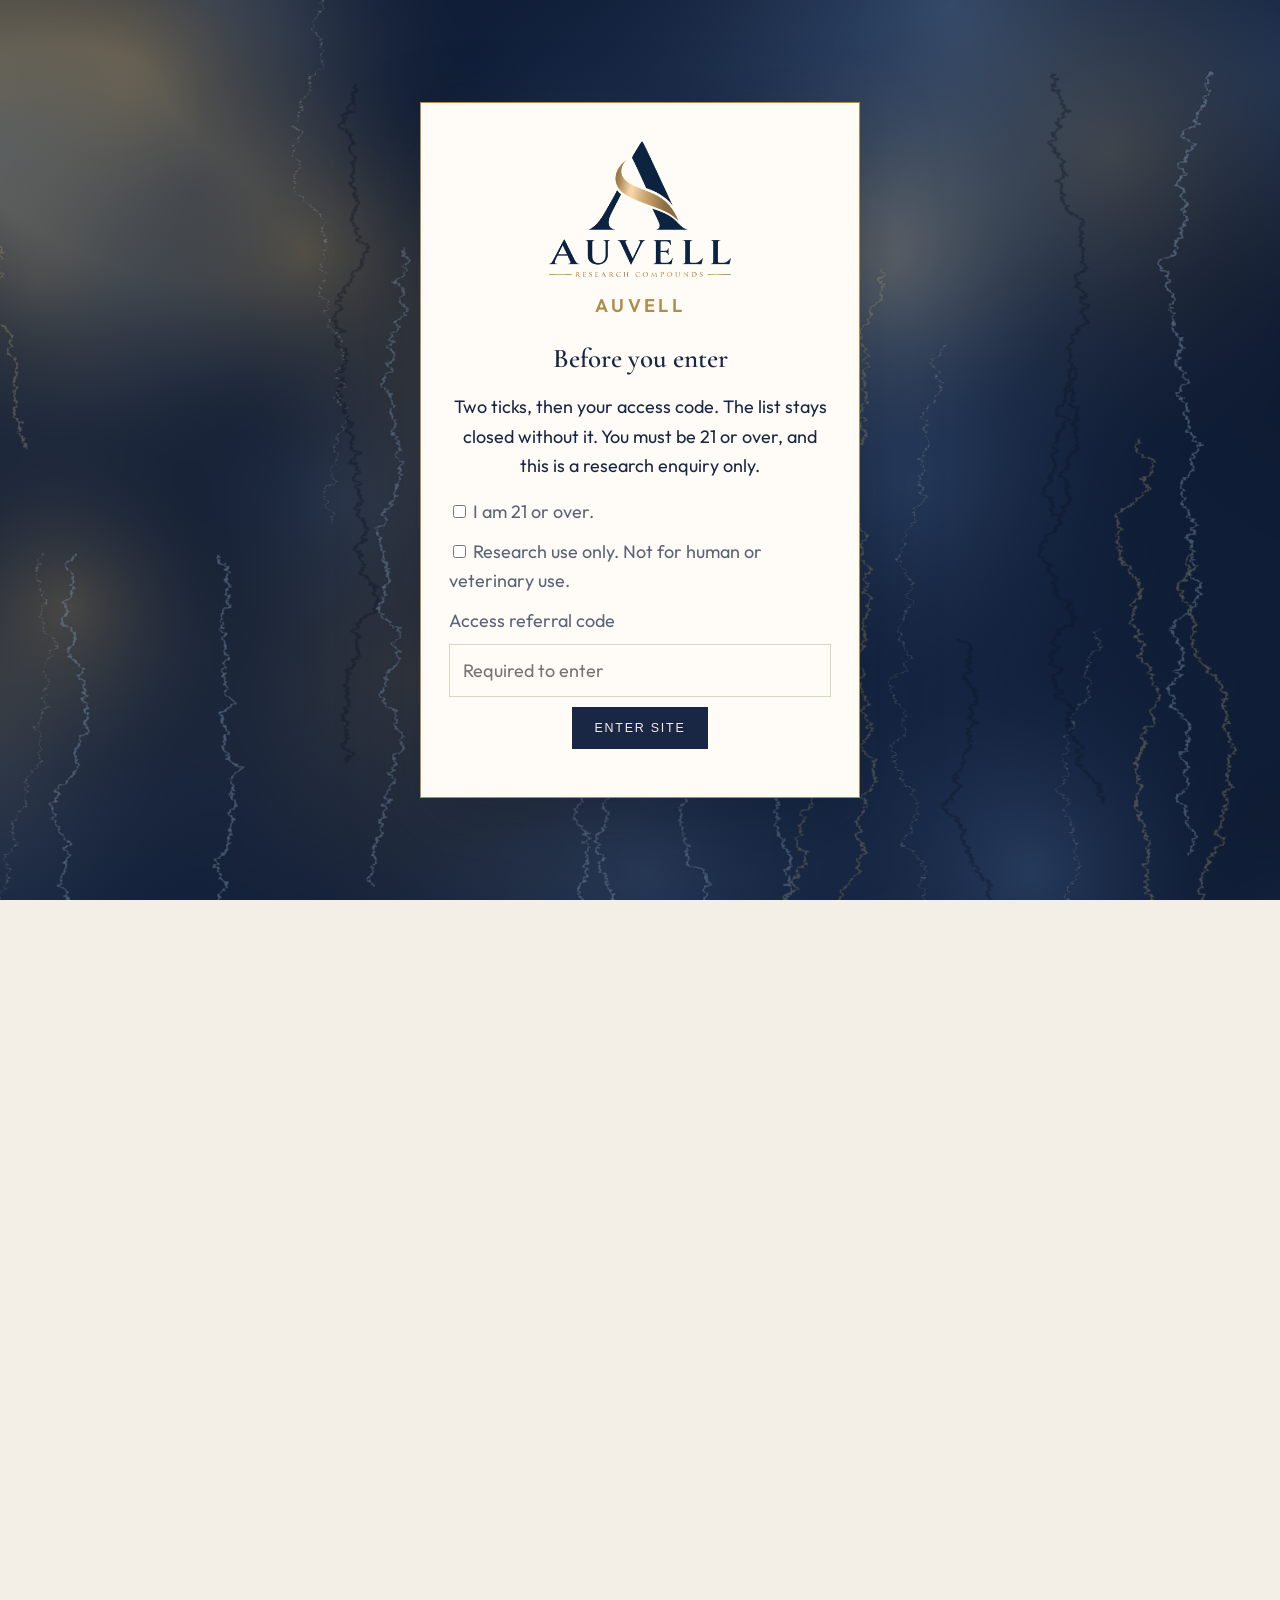
<file: index.html>
<!DOCTYPE html>
<html lang="en">
<head>
  <meta charset="UTF-8" />
  <meta name="viewport" content="width=device-width, initial-scale=1" />
  <title>Auvell</title>
  <link rel="stylesheet" href="site.css?v=55" />
  <link rel="stylesheet" href="glitch.css?v=19" />
  <script>
    window.AUVELL_CODES = ["JOSH", "TY", "BRAD", "WARDEN", "MAX", "SAUN", "MIKE", "TAY", "HARRY", "ALI"];
    function enterSite() {
      var age = document.getElementById("age");
      var ruo = document.getElementById("ruo");
      var gate = document.getElementById("gate");
      var err = document.getElementById("gate-err");
      var ref = document.getElementById("refcode");
      var code = ref && ref.value ? ref.value.replace(/\s+/g, "").toUpperCase() : "";
      if (!age || !ruo || !age.checked || !ruo.checked) {
        if (err) { err.style.display = "block"; err.textContent = "Tick both boxes, then enter your access code."; }
        return false;
      }
      var ok = window.AUVELL_CODES.map(function (c) { return String(c).trim().toUpperCase(); }).indexOf(code) !== -1;
      if (!ok) {
        if (err) { err.style.display = "block"; err.textContent = "That access code is not recognised. Try again."; }
        if (gate) {
          gate.classList.remove("glitching", "denied");
          void gate.offsetWidth;
          gate.classList.add("glitching", "denied");
          setTimeout(function () { gate.classList.remove("glitching", "denied"); }, 900);
        }
        return false;
      }
      try {
        sessionStorage.setItem("auvell-in", "1");
        sessionStorage.setItem("auvell-ref", code);
      } catch (e) {}
      if (gate) {
        gate.classList.remove("denied");
        gate.classList.add("glitching", "granted");
        setTimeout(function () {
          document.body.classList.add("entered");
          gate.classList.add("ceremony", "wash");
        }, 620);
        setTimeout(function () {
          gate.className = "gate hide";
          gate.style.display = "none";
        }, 2000);
      } else {
        document.body.classList.add("entered");
      }
      return false;
    }
  </script>
</head>
<body>
  <div id="gate" class="gate">
    <div class="glitch" aria-hidden="true"><span class="glitch-word">AUVELL</span></div>
    <div class="gate-card">
      <img class="gate-logo" src="logo.png?v=4" alt="Auvell" />
      <p class="kicker">Auvell</p>
      <h2>Before you enter</h2>
      <p>Two ticks, then your access code. The list stays closed without it. You must be 21 or over, and this is a research enquiry only.</p>
      <label class="check"><input id="age" type="checkbox" /> I am 21 or over.</label>
      <label class="check"><input id="ruo" type="checkbox" /> Research use only. Not for human or veterinary use.</label>
      <label class="check" style="display:block;text-align:left">Access referral code<input id="refcode" type="text" placeholder="Required to enter" autocomplete="off" style="margin-top:8px;width:100%" /></label>
      <p id="gate-err" style="display:none;color:#b08d4a">Tick both boxes and enter a valid access code.</p>
      <p><button class="btn solid" type="button" onclick="enterSite()">Enter site</button></p>
      <script>document.getElementById("refcode").addEventListener("keydown", function (e) { if (e.key === "Enter") enterSite(); });</script>
    </div>
  </div>
  <header class="top">
    <a class="brand" href="index.html"><img src="logo.png?v=4" data-logo alt="Auvell" /></a>
    <nav class="nav">
      <a class="on" href="index.html">Home</a>
      <a href="#list">The list</a>
      <a href="#path">Enquiry</a>
      <a href="#keep">Keep</a>
      <a href="quality.html">Quality</a>
      <a href="note.html">Note</a>
    </nav>
    <div class="top-actions">
      <a class="bag" href="note.html">Note <span id="basket-count">0</span></a>
      <button class="menu" type="button">Menu</button>
    </div>
  </header>
  <aside class="panel">
    <a href="index.html">Home</a><a href="#list">The list</a><a href="#path">Enquiry</a><a href="#keep">Keep</a><a href="quality.html">Quality</a><a href="note.html">Your note</a><a href="contact.html">Enquire</a><a href="about.html">About</a><a href="legal.html">Read first</a>
  </aside>
  <main class="storefront">
    <section class="hero wrap">
      <img class="mark" data-logo alt="" />
      <p class="kicker">Research materials</p>
      <h1>Auvell <em>holds the list.</em></h1>
      <p class="lead">The current list of research chemicals. Read what they are, how the powder is kept, then put a question on a note. This is not a shop till.</p>
      <div class="wheel"><div class="wheel-track"><div class="wheel-set"><figure class="wheel-item" data-id="mt2" role="button" tabindex="0" onclick="openDetail('mt2')"><img src="vials/mt2.png?v=2" alt="" /><figcaption>MT2</figcaption></figure><figure class="wheel-item" data-id="ghkcu" role="button" tabindex="0" onclick="openDetail('ghkcu')"><img src="vials/ghkcu.png?v=2" alt="" /><figcaption>GHK-Cu</figcaption></figure><figure class="wheel-item" data-id="water" role="button" tabindex="0" onclick="openDetail('water')"><img src="vials/water.png?v=2" alt="" /><figcaption>Water</figcaption></figure><figure class="wheel-item" data-id="blend" role="button" tabindex="0" onclick="openDetail('blend')"><img src="vials/blend.png?v=2" alt="" /><figcaption>KPV / BPC / TB</figcaption></figure><figure class="wheel-item" data-id="reta" role="button" tabindex="0" onclick="openDetail('reta')"><img src="vials/reta.png?v=2" alt="" /><figcaption>RT30</figcaption></figure><figure class="wheel-item" data-id="hgh" role="button" tabindex="0" onclick="openDetail('hgh')"><img src="vials/hgh.png?v=2" alt="" /><figcaption>HGH</figcaption></figure><figure class="wheel-item" data-id="motsc" role="button" tabindex="0" onclick="openDetail('motsc')"><img src="vials/motsc.png" alt="" /><figcaption>MOTS-c</figcaption></figure><figure class="wheel-item" data-id="selank" role="button" tabindex="0" onclick="openDetail('selank')"><img src="vials/selank.png" alt="" /><figcaption>Selank & Semax</figcaption></figure><figure class="wheel-item" data-id="nad" role="button" tabindex="0" onclick="openDetail('nad')"><img src="vials/nad.png" alt="" /><figcaption>NAD+</figcaption></figure></div><div class="wheel-set"><figure class="wheel-item" data-id="mt2" role="button" tabindex="0" onclick="openDetail('mt2')"><img src="vials/mt2.png?v=2" alt="" /><figcaption>MT2</figcaption></figure><figure class="wheel-item" data-id="ghkcu" role="button" tabindex="0" onclick="openDetail('ghkcu')"><img src="vials/ghkcu.png?v=2" alt="" /><figcaption>GHK-Cu</figcaption></figure><figure class="wheel-item" data-id="water" role="button" tabindex="0" onclick="openDetail('water')"><img src="vials/water.png?v=2" alt="" /><figcaption>Water</figcaption></figure><figure class="wheel-item" data-id="blend" role="button" tabindex="0" onclick="openDetail('blend')"><img src="vials/blend.png?v=2" alt="" /><figcaption>KPV / BPC / TB</figcaption></figure><figure class="wheel-item" data-id="reta" role="button" tabindex="0" onclick="openDetail('reta')"><img src="vials/reta.png?v=2" alt="" /><figcaption>RT30</figcaption></figure><figure class="wheel-item" data-id="hgh" role="button" tabindex="0" onclick="openDetail('hgh')"><img src="vials/hgh.png?v=2" alt="" /><figcaption>HGH</figcaption></figure><figure class="wheel-item" data-id="motsc" role="button" tabindex="0" onclick="openDetail('motsc')"><img src="vials/motsc.png" alt="" /><figcaption>MOTS-c</figcaption></figure><figure class="wheel-item" data-id="selank" role="button" tabindex="0" onclick="openDetail('selank')"><img src="vials/selank.png" alt="" /><figcaption>Selank & Semax</figcaption></figure><figure class="wheel-item" data-id="nad" role="button" tabindex="0" onclick="openDetail('nad')"><img src="vials/nad.png" alt="" /><figcaption>NAD+</figcaption></figure></div></div></div></div>
    </section>
    <aside class="flag" id="keep">
      <div><b>Keep</b>Lyophilised powder, capped: cold, dark, dry. Typically 2–5 °C. Keep away from heat. Do not freeze the cake unless the lot file says so.</div>
      <div><b>After water</b>Once bacteriostatic water is added, keep 2–8 °C. Short-life laboratory stock. Research handling only.</div>
    </aside>
    <section class="block wrap" id="who">
      <p class="kicker">Auvell</p>
      <h2>A short list. Not a clinic.</h2>
      <p>Auvell answers questions about the research chemicals on this list. We do not write protocols. We do not describe human use. You can ask about the name, the milligrams, the lot mark, and whether it is available to talk about.</p>
    </section>
    <section class="block wrap" id="path">
      <p class="kicker">How an enquiry works</p>
      <h2>Add. Note. Message.</h2>
      <div class="grid-3">
        <article class="tile"><p class="kicker">1</p><h3>Add</h3><p>Choose a research chemical. Choose how many. That does not buy anything. It only puts the name and the milligrams on your note.</p></article>
        <article class="tile"><p class="kicker">2</p><h3>Note</h3><p>The note is where the question lives. Typical listed figures sit there as context, not a bill. Write any research question you actually have.</p></article>
        <article class="tile"><p class="kicker">3</p><h3>Message</h3><p>Send the note on WhatsApp. The enquiry is written for you. Then the conversation is private, encrypted, and one to one.</p></article>
      </div>
      <p><a class="btn solid" href="note.html">Open your note</a></p>
    </section>
    <section class="block wrap">
      <p class="kicker">What this is</p>
      <h2>Short chains, held as powder.</h2>
      <p>A peptide research chemical is a short chain of amino acids made for laboratory work. Each one is listed by name and milligrams. Bacteriostatic water is listed on its own.</p>
      <div class="grid-3">
        <article class="tile"><h3>What they are</h3><p>Peptide research chemicals: short amino-acid chains listed by name and milligrams only. Not a medicine. Not a supplement.</p></article>
        <article class="tile"><h3>How they are kept</h3><p>Capped, away from heat and light. Lyophilised powder is typically held at 2–5 °C, cold, dark and dry. After water is added, keep 2–8 °C. The lot file overrides this if it says otherwise.</p></article>
        <article class="tile"><h3>What we will not do</h3><p>We will not teach reconstitution. We will not describe body use, oils, stacks or dosages. We will not write a protocol or a goal. If that is the question, we will not answer it.</p></article>
      </div>
    </section>
    <section class="block wrap" id="list">
      <p class="kicker">The list</p>
      <h2>The current list.</h2>
      <p>Typical listed figures are context from the wider market. They are not an Auvell price and they are not a charge.</p>
      <div class="shelf" id="grid">
        <article class="shelf-card" data-id="mt2"><div class="vial-ph"><span class="vial-label">MT2</span></div><div class="meta"><strong>Melanotan 2</strong><em>10 mg</em><p class="ref">Typical listed £35 · not an Auvell price</p><div class="card-actions"><button class="btn slim" type="button" onclick="openDetail('mt2')">Open</button><button class="btn slim solid" type="button" onclick="addOne('mt2','10 mg')">Add to note</button></div></div></article>
        <article class="shelf-card" data-id="ghkcu"><div class="vial-ph"><span class="vial-label">GHK-Cu</span></div><div class="meta"><strong>GHK-Cu</strong><em>100 mg</em><p class="ref">Typical listed £40 · not an Auvell price</p><div class="card-actions"><button class="btn slim" type="button" onclick="openDetail('ghkcu')">Open</button><button class="btn slim solid" type="button" onclick="addOne('ghkcu','100 mg')">Add to note</button></div></div></article>
        <article class="shelf-card" data-id="water"><div class="vial-ph water"><span class="vial-label">Water</span></div><div class="meta"><strong>Bacteriostatic water</strong><em>10 mL · listed separately</em><p class="ref">Typical listed £5 · not an Auvell price</p><div class="card-actions"><button class="btn slim" type="button" onclick="openDetail('water')">Open</button><button class="btn slim solid" type="button" onclick="addOne('water','10 mL')">Add to note</button></div></div></article>
        <article class="shelf-card" data-id="blend"><div class="vial-ph"><span class="vial-label">KPV<br>BPC<br>TB</span></div><div class="meta"><strong>KPV / BPC-157 / TB-500</strong><em>30 mg total · 10 mg of each</em><p class="ref">Typical listed £70 · not an Auvell price</p><div class="card-actions"><button class="btn slim" type="button" onclick="openDetail('blend')">Open</button><button class="btn slim solid" type="button" onclick="addOne('blend','30 mg mixed vial')">Add to note</button></div></div></article>
        <article class="shelf-card" data-id="reta"><div class="vial-ph"><span class="vial-label">RT30</span></div><div class="meta"><strong>Retatrutide</strong><em>30 mg</em><p class="ref">Typical listed £140 · not an Auvell price</p><div class="card-actions"><button class="btn slim" type="button" onclick="openDetail('reta')">Open</button><button class="btn slim solid" type="button" onclick="addOne('reta','30 mg')">Add to note</button></div></div></article>
        <article class="shelf-card" data-id="hgh"><div class="vial-ph"><span class="vial-label">HGH</span></div><div class="meta"><strong>HGH</strong><em>36 IU</em><p class="ref">Typical listed £47, or 108 IU at £140 · not an Auvell price</p><div class="card-actions"><button class="btn slim" type="button" onclick="openDetail('hgh')">Open</button><button class="btn slim solid" type="button" onclick="addOne('hgh','36 IU')">Add to note</button></div></div></article>
        <article class="shelf-card" data-id="motsc"><div class="vial-ph"><span class="vial-label">MOTS-c</span></div><div class="meta"><strong>MOTS-c</strong><em>10 mg</em><p class="ref">Typical listed £30 · not an Auvell price</p><div class="card-actions"><button class="btn slim" type="button" onclick="openDetail('motsc')">Open</button><button class="btn slim solid" type="button" onclick="addOne('motsc','10 mg')">Add to note</button></div></div></article>
        <article class="shelf-card" data-id="selank"><div class="vial-ph"><span class="vial-label">Selank<br>Semax</span></div><div class="meta"><strong>Selank & Semax</strong><em>10 mg / 10 mg</em><p class="ref">Typical listed £50 · not an Auvell price</p><div class="card-actions"><button class="btn slim" type="button" onclick="openDetail('selank')">Open</button><button class="btn slim solid" type="button" onclick="addOne('selank','10 mg / 10 mg')">Add to note</button></div></div></article>
        <article class="shelf-card" data-id="nad"><div class="vial-ph"><span class="vial-label">NAD+</span></div><div class="meta"><strong>NAD+</strong><em>500 mg</em><p class="ref">Typical listed £50 · not an Auvell price</p><div class="card-actions"><button class="btn slim" type="button" onclick="openDetail('nad')">Open</button><button class="btn slim solid" type="button" onclick="addOne('nad','500 mg')">Add to note</button></div></div></article>

      </div>
    </section>
    <section class="block wrap" id="paper">
      <p class="kicker">Paper</p>
      <h2>Each research chemical has a lot mark.</h2>
      <p>Lab reports are not published on this page. 17 lab reports are available. To see them, leave a note.</p>
      <ul class="lots">
        <li><strong>Melanotan 2</strong> · AUV-MT2</li>
        <li><strong>GHK-Cu</strong> · AUV-GHK</li>
        <li><strong>Bacteriostatic water</strong> · AUV-BW</li>
        <li><strong>KPV / BPC-157 / TB-500</strong> · AUV-BLD</li>
        <li><strong>Retatrutide</strong> · AUV-R30</li>
        <li><strong>HGH</strong> · AUV-HGH</li>
        <li><strong>MOTS-c</strong> · AUV-MOTS</li>
        <li><strong>Selank & Semax</strong> · AUV-SS</li>
        <li><strong>NAD+</strong> · AUV-NAD</li>
      </ul>
      <p><a class="btn" href="quality.html">Open Quality</a> <a class="btn solid" href="note.html">Leave a note</a></p>
    </section>
  </main>
  <footer class="foot"><div class="wrap"><div>Auvell · research enquiries only</div><div><a href="note.html">Your note</a> · <a href="quality.html">Quality</a></div></div></footer>
  
<script>
(function () {
  function start() {
    var wheel = document.querySelector(".wheel");
    var track = wheel && wheel.querySelector(".wheel-track");
    if (!wheel || !track) return;
    var x = 0, holding = false, swiping = false, hover = false, sx = 0, so = 0, moved = 0, last = 0, pressed = null;
    function half() { return track.scrollWidth / 2 || 1; }
    function wrap() { var h = half(); while (x > 0) x -= h; while (x <= -h) x += h; }
    function draw() { track.style.transform = "translate3d(" + x + "px,0,0)"; }
    function tick(t) {
      if (!holding && !hover) { x -= Math.min(32, t - (last || t)) * 0.05; wrap(); draw(); }
      last = t; requestAnimationFrame(tick);
    }
    requestAnimationFrame(tick);
    wheel.addEventListener("mouseenter", function () { hover = true; });
    wheel.addEventListener("mouseleave", function () { hover = false; });
    wheel.addEventListener("pointerdown", function (e) {
      if (e.button !== undefined && e.button !== 0) return;
      holding = true; swiping = false; moved = 0; sx = e.clientX; so = x;
      pressed = e.target.closest && e.target.closest("[data-id]");
      wheel.querySelectorAll(".wheel-item.lit").forEach(function (n) { n.classList.remove("lit"); });
      if (pressed) pressed.classList.add("lit");
    });
    wheel.addEventListener("pointermove", function (e) {
      if (!holding) return;
      moved = Math.abs(e.clientX - sx);
      if (!swiping && moved > 28) { swiping = true; wheel.classList.add("swiping"); }
      if (!swiping) return;
      x = so + (e.clientX - sx); wrap(); draw();
    });
    function end() {
      if (!holding) return;
      var open = !swiping && moved < 28 && pressed;
      holding = false;
      wheel.classList.remove("swiping");
      if (open && window.openDetail) window.openDetail(pressed.getAttribute("data-id"));
      swiping = false; moved = 0; pressed = null;
    }
    wheel.addEventListener("pointerup", end);
    wheel.addEventListener("pointercancel", function () { holding = false; swiping = false; pressed = null; wheel.classList.remove("swiping"); });
  }
  if (document.readyState === "loading") document.addEventListener("DOMContentLoaded", start);
  else start();
})();
</script>

  <script src="app.js?v=53"></script>
</body>
</html>
</file>
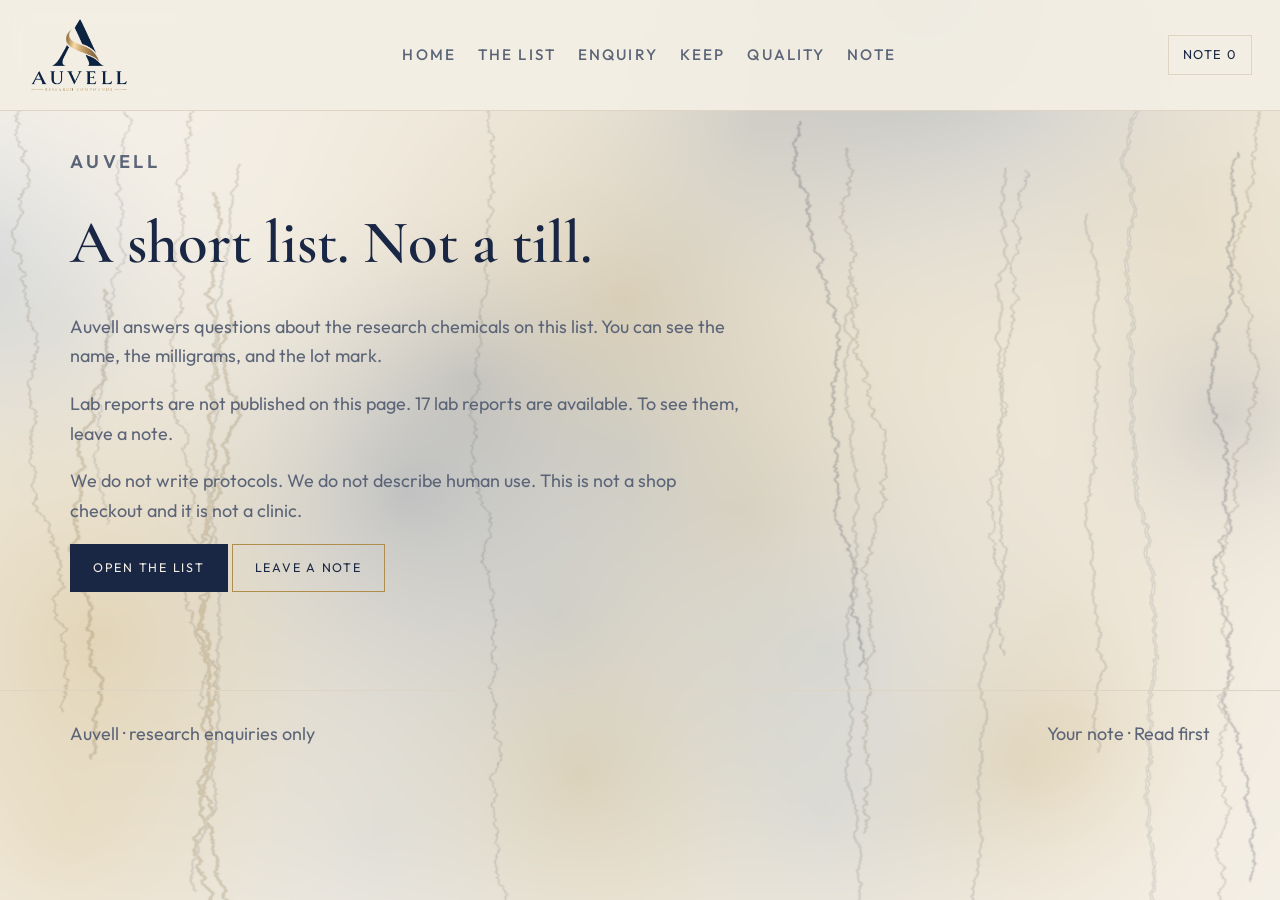
<file: about.html>
<!DOCTYPE html>
<html lang="en">
<head>
  <meta charset="UTF-8" />
  <meta name="viewport" content="width=device-width, initial-scale=1" />
  <title>About · Auvell</title>
  <link rel="stylesheet" href="site.css?v=38" />
</head>
<body class="entered">
  <header class="top">
    <a class="brand" href="index.html"><img src="logo.png?v=4" data-logo alt="Auvell" /></a>
    <nav class="nav">
      <a href="index.html">Home</a>
      <a href="index.html#list">The list</a>
      <a href="index.html#path">Enquiry</a>
      <a href="index.html#keep">Keep</a>
      <a href="quality.html">Quality</a>
      <a href="note.html">Note</a>
    </nav>
    <div class="top-actions">
      <a class="bag" href="note.html">Note <span id="basket-count">0</span></a>
      <button class="menu" type="button">Menu</button>
    </div>
  </header>
  <aside class="panel">
    <a href="index.html">Home</a>
    <a href="index.html#list">The list</a>
    <a href="index.html#path">Enquiry</a>
    <a href="index.html#keep">Keep</a>
    <a href="quality.html">Quality</a>
    <a href="note.html">Your note</a>
    <a href="contact.html">Enquire</a>
    <a href="about.html">About</a>
    <a href="legal.html">Read first</a>
  </aside>
  <main class="page wrap">
    <p class="kicker">Auvell</p>
    <h1>A short list. Not a till.</h1>
    <p>Auvell answers questions about the research chemicals on this list. You can see the name, the milligrams, and the lot mark.</p>
    <p>Lab reports are not published on this page. 17 lab reports are available. To see them, leave a note.</p>
    <p>We do not write protocols. We do not describe human use. This is not a shop checkout and it is not a clinic.</p>
    <p><a class="btn solid" href="index.html#list">Open the list</a> <a class="btn" href="note.html">Leave a note</a></p>
  </main>
  <footer class="foot"><div class="wrap"><div>Auvell · research enquiries only</div><div><a href="note.html">Your note</a> · <a href="legal.html">Read first</a></div></div></footer>
  <script src="app.js?v=38"></script>
</body>
</html>
</file>
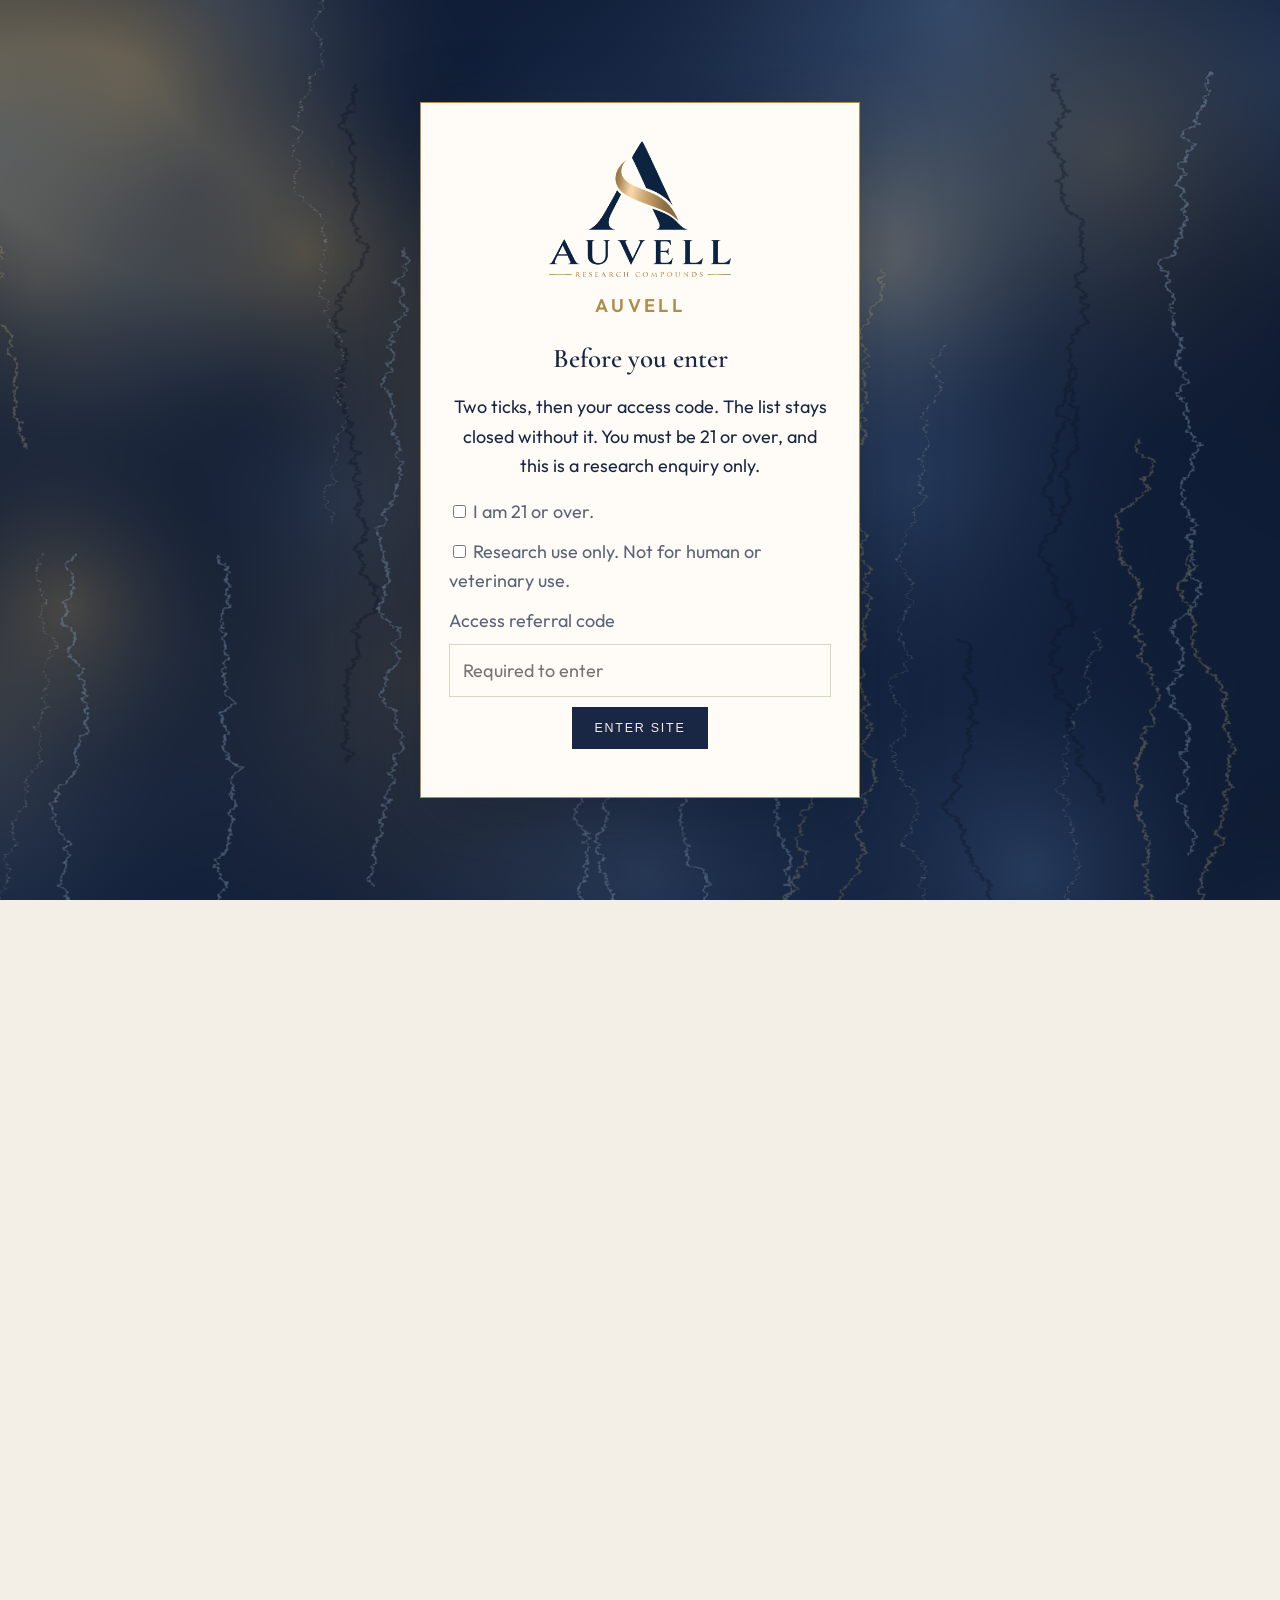
<file: compounds.html>
<!DOCTYPE html>
<html lang="en">
<head>
  <meta charset="UTF-8" />
  <meta http-equiv="refresh" content="0;url=index.html#list" />
  <title>The list · Auvell</title>
  <link rel="stylesheet" href="site.css?v=11" />
</head>
<body class="entered">
  <main class="page wrap">
    <p>The shelf lives on Home.</p>
    <p><a class="btn solid" href="index.html#list">Open the list</a></p>
  </main>
  <script>location.replace("index.html#list");</script>
</body>
</html>
</file>
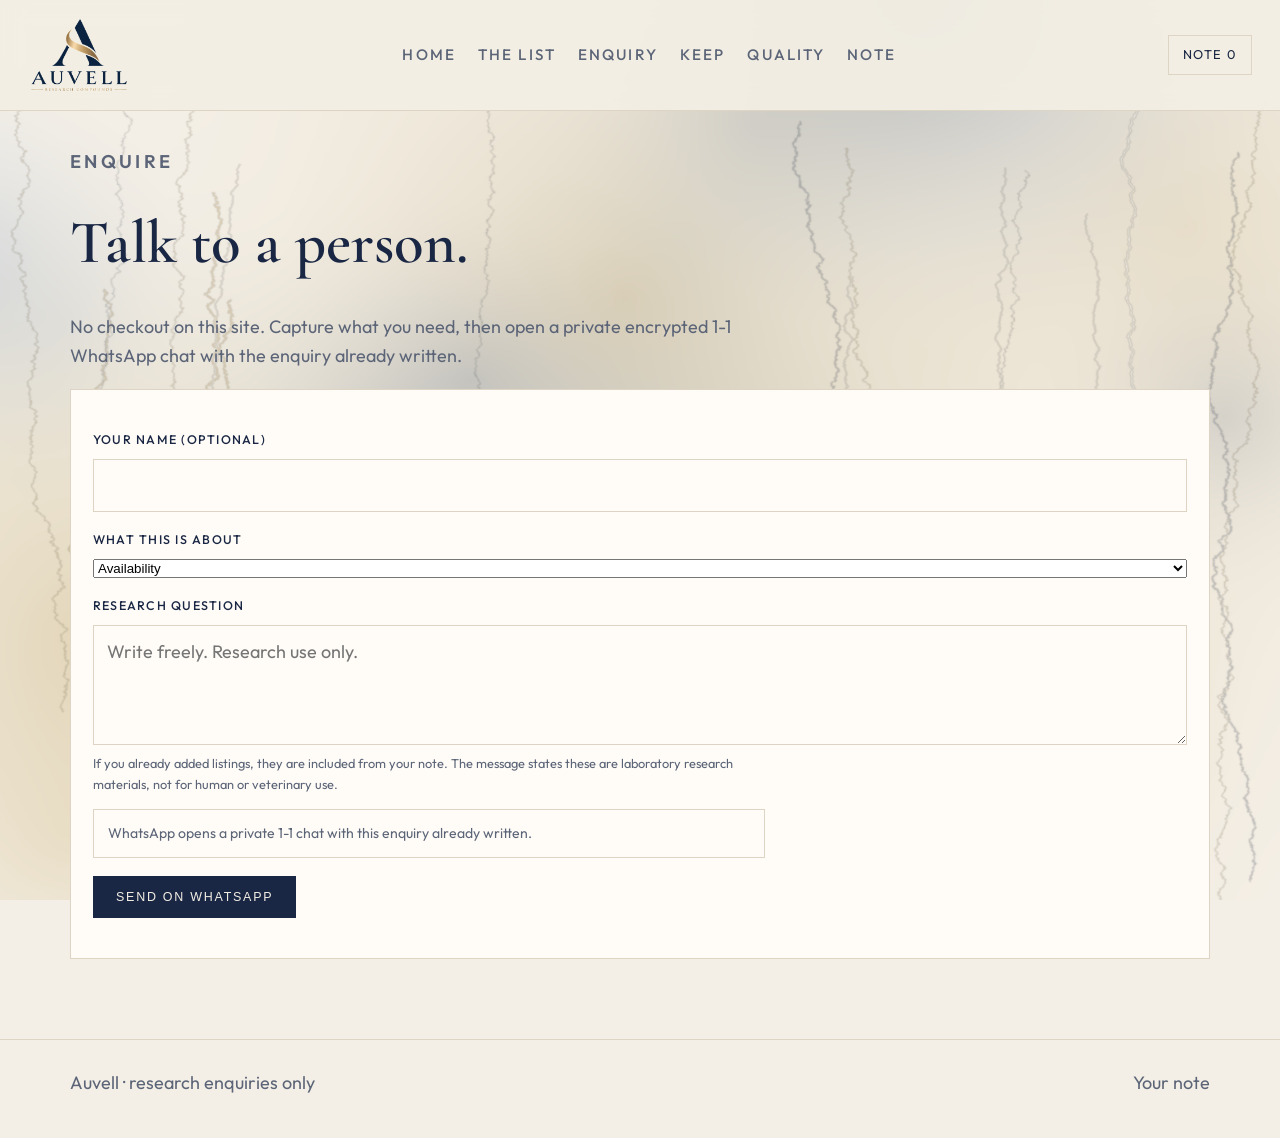
<file: contact.html>
<!DOCTYPE html>
<html lang="en">
<head>
  <meta charset="UTF-8" />
  <meta name="viewport" content="width=device-width, initial-scale=1" />
  <title>Enquire · Auvell</title>
  <link rel="stylesheet" href="site.css?v=38" />
</head>
<body class="entered">
  <header class="top">
    <a class="brand" href="index.html"><img src="logo.png?v=4" data-logo alt="Auvell" /></a>
    <nav class="nav">
      <a href="index.html">Home</a>
      <a href="index.html#list">The list</a>
      <a href="index.html#path">Enquiry</a>
      <a href="index.html#keep">Keep</a>
      <a href="quality.html">Quality</a>
      <a href="note.html">Note</a>
    </nav>
    <div class="top-actions">
      <a class="bag" href="note.html">Note <span id="basket-count">0</span></a>
      <button class="menu" type="button">Menu</button>
    </div>
  </header>
  <aside class="panel">
    <a href="index.html">Home</a>
    <a href="index.html#list">The list</a>
    <a href="index.html#path">Enquiry</a>
    <a href="index.html#keep">Keep</a>
    <a href="quality.html">Quality</a>
    <a href="note.html">Your note</a>
    <a href="contact.html">Enquire</a>
    <a href="about.html">About</a>
    <a href="legal.html">Read first</a>
  </aside>
  <main class="page wrap">
    <p class="kicker">Enquire</p>
    <h1>Talk to a person.</h1>
    <p>No checkout on this site. Capture what you need, then open a private encrypted 1-1 WhatsApp chat with the enquiry already written.</p>
    <div class="note enquire">
      <label for="c-name">Your name (optional)</label>
      <input id="c-name" type="text" autocomplete="name" />
      <label for="c-topic">What this is about</label>
      <select id="c-topic">
        <option>Availability</option>
        <option>Lab reports / paperwork</option>
        <option>A compound not on the list</option>
        <option>Something else</option>
      </select>
      <label for="c-body">Research question</label>
      <textarea id="c-body" placeholder="Write freely. Research use only."></textarea>
      <p class="hint">If you already added listings, they are included from your note. The message states these are laboratory research materials, not for human or veterinary use.</p>
      <p data-chat-status class="chat-status"></p>
      <p class="channels">
        <button class="btn solid" type="button" data-chat-channel="whatsapp">Send on WhatsApp</button>
        <button class="btn" type="button" data-chat-channel="telegram" hidden>Send on Telegram</button>
      </p>
    </div>
  </main>
  <footer class="foot"><div class="wrap"><div>Auvell · research enquiries only</div><div><a href="note.html">Your note</a></div></div></footer>
  <script src="app.js?v=38"></script>
</body>
</html>
</file>
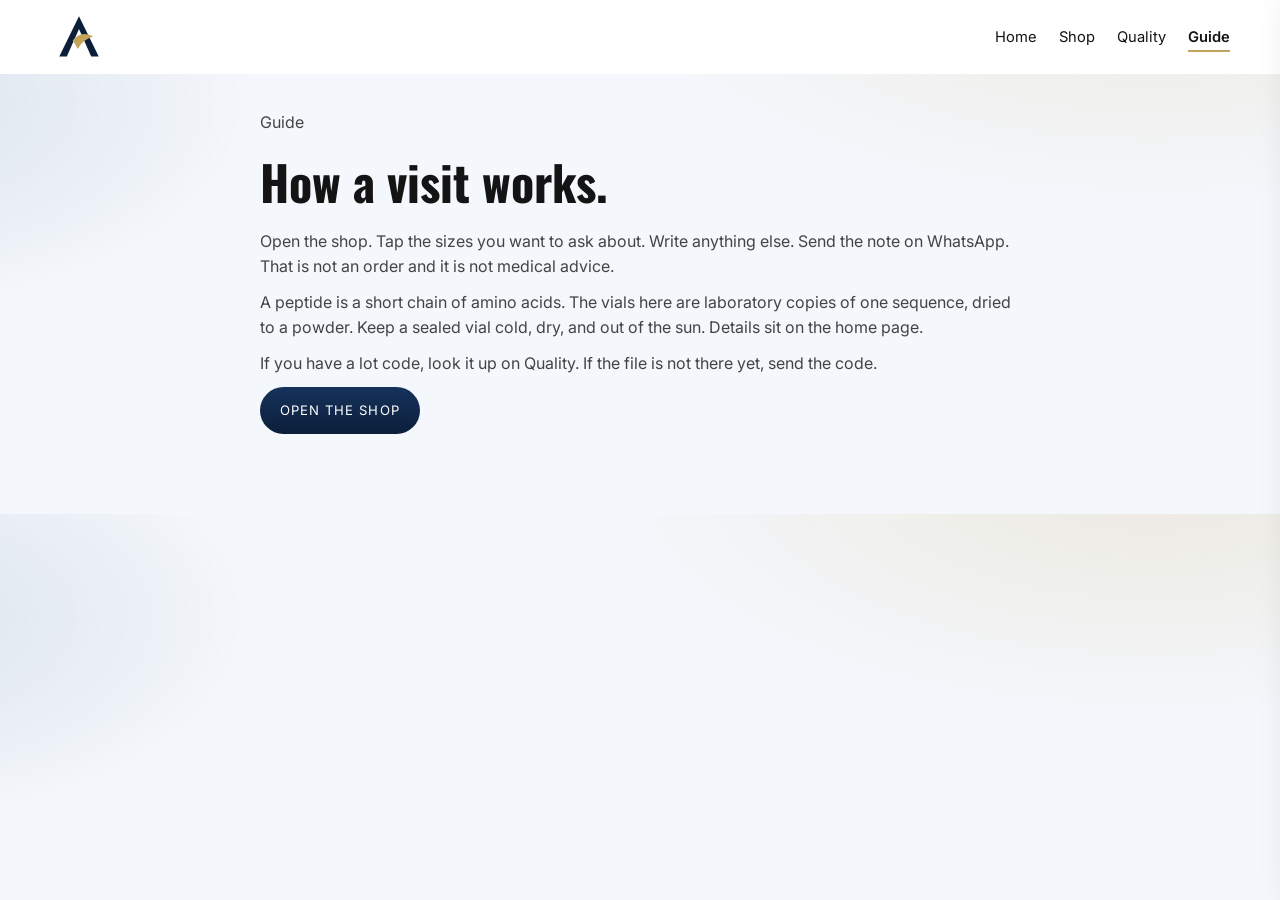
<file: learn.html>
<!DOCTYPE html>
<html lang="en">
<head>
  <meta charset="UTF-8" />
  <meta name="viewport" content="width=device-width, initial-scale=1" />
  <title>Guide — Auvell</title>
  <link href="https://fonts.googleapis.com/css2?family=Inter:wght@400;500;600&family=Oswald:wght@500;600&display=swap" rel="stylesheet" />
  <link rel="stylesheet" href="styles.css" />
</head>
<body>
  <header class="top-nav"><div class="bar">
    <a class="brand" href="index.html"><img src="logo.png?v=4" data-logo alt="Auvell" /></a>
    <nav class="links">
      <a href="index.html">Home</a>
      <a href="compounds.html">Shop</a>
      <a href="quality.html">Quality</a>
      <a class="on" href="learn.html">Guide</a>
    </nav>
    <button class="menu-btn" type="button">☰</button>
  </div></header>
  <main class="page">
    <p class="eyebrow">Guide</p>
    <h1>How a visit works.</h1>
    <p>Open the shop. Tap the sizes you want to ask about. Write anything else. Send the note on WhatsApp. That is not an order and it is not medical advice.</p>
    <p>A peptide is a short chain of amino acids. The vials here are laboratory copies of one sequence, dried to a powder. Keep a sealed vial cold, dry, and out of the sun. Details sit on the home page.</p>
    <p>If you have a lot code, look it up on Quality. If the file is not there yet, send the code.</p>
    <p><a class="btn" href="compounds.html">Open the shop</a></p>
  </main>
  <script src="vial.js"></script>
  <script src="brand.js"></script>
</body>
</html>
</file>
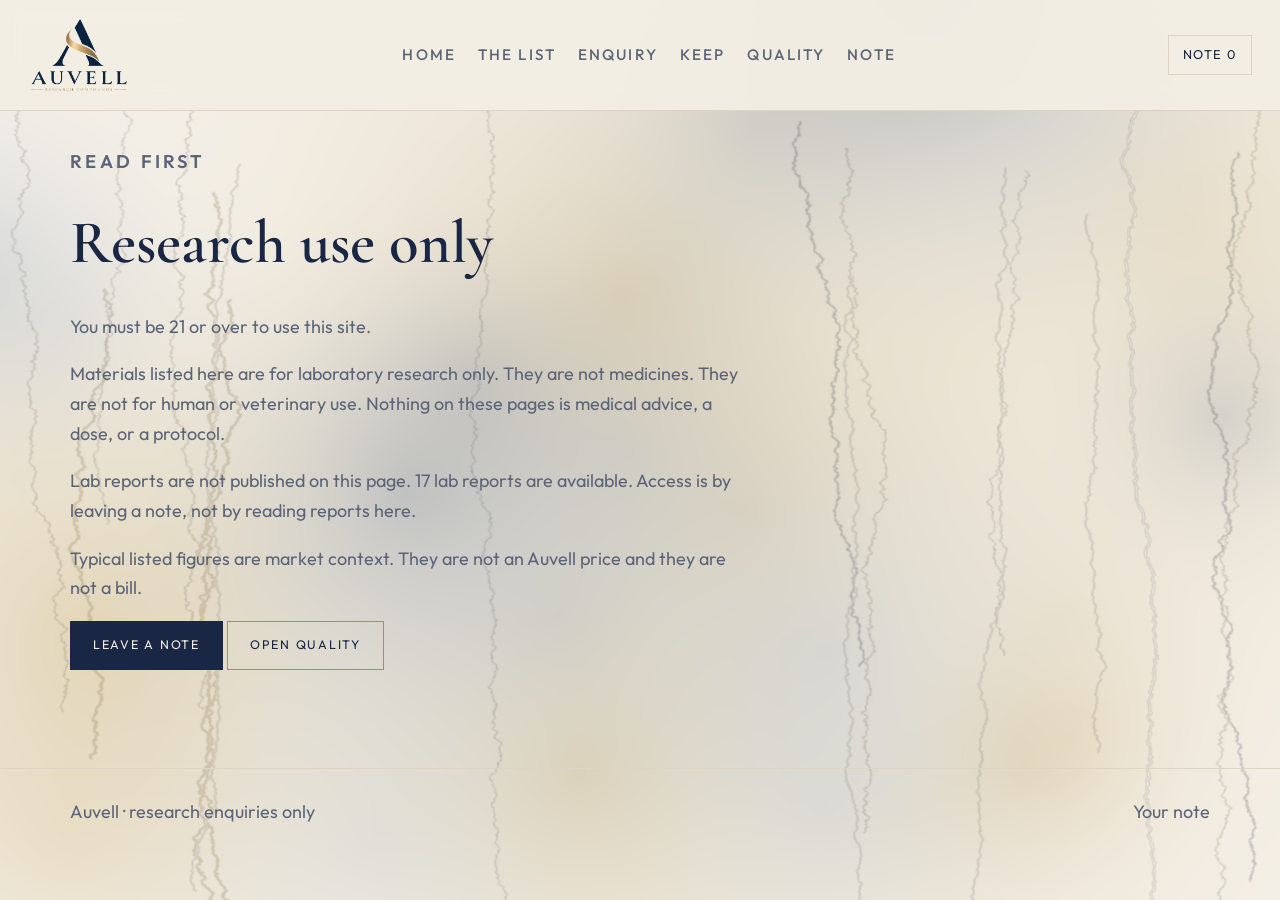
<file: legal.html>
<!DOCTYPE html>
<html lang="en">
<head>
  <meta charset="UTF-8" />
  <meta name="viewport" content="width=device-width, initial-scale=1" />
  <title>Read first · Auvell</title>
  <link rel="stylesheet" href="site.css?v=38" />
</head>
<body class="entered">
  <header class="top">
    <a class="brand" href="index.html"><img src="logo.png?v=4" data-logo alt="Auvell" /></a>
    <nav class="nav">
      <a href="index.html">Home</a>
      <a href="index.html#list">The list</a>
      <a href="index.html#path">Enquiry</a>
      <a href="index.html#keep">Keep</a>
      <a href="quality.html">Quality</a>
      <a href="note.html">Note</a>
    </nav>
    <div class="top-actions">
      <a class="bag" href="note.html">Note <span id="basket-count">0</span></a>
      <button class="menu" type="button">Menu</button>
    </div>
  </header>
  <aside class="panel">
    <a href="index.html">Home</a>
    <a href="index.html#list">The list</a>
    <a href="index.html#path">Enquiry</a>
    <a href="index.html#keep">Keep</a>
    <a href="quality.html">Quality</a>
    <a href="note.html">Your note</a>
    <a href="contact.html">Enquire</a>
    <a href="about.html">About</a>
    <a href="legal.html">Read first</a>
  </aside>
  <main class="page wrap">
    <p class="kicker">Read first</p>
    <h1>Research use only</h1>
    <p>You must be 21 or over to use this site.</p>
    <p>Materials listed here are for laboratory research only. They are not medicines. They are not for human or veterinary use. Nothing on these pages is medical advice, a dose, or a protocol.</p>
    <p>Lab reports are not published on this page. 17 lab reports are available. Access is by leaving a note, not by reading reports here.</p>
    <p>Typical listed figures are market context. They are not an Auvell price and they are not a bill.</p>
    <p><a class="btn solid" href="note.html">Leave a note</a> <a class="btn" href="quality.html">Open Quality</a></p>
  </main>
  <footer class="foot"><div class="wrap"><div>Auvell · research enquiries only</div><div><a href="note.html">Your note</a></div></div></footer>
  <script src="app.js?v=38"></script>
</body>
</html>
</file>
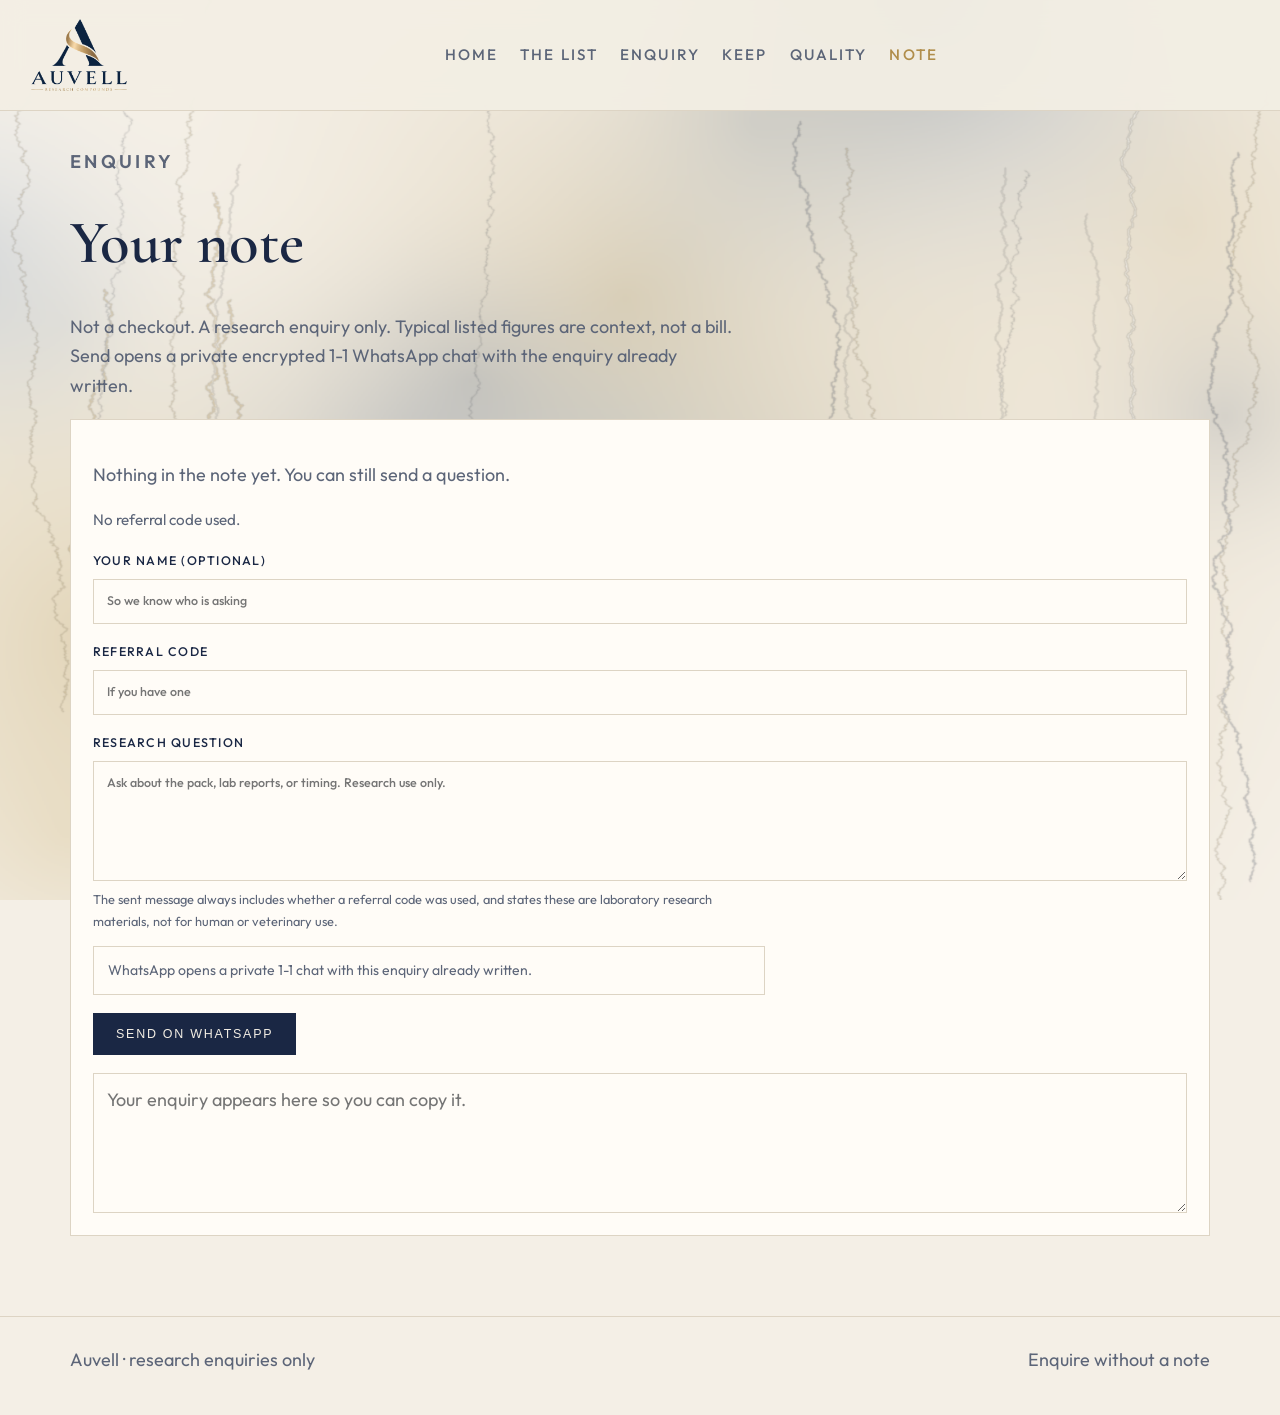
<file: note.html>
<!DOCTYPE html>
<html lang="en">
<head>
  <meta charset="UTF-8" />
  <meta name="viewport" content="width=device-width, initial-scale=1" />
  <title>Your note · Auvell</title>
  <link rel="stylesheet" href="site.css?v=38" />
</head>
<body class="entered">
  <header class="top">
    <a class="brand" href="index.html"><img src="logo.png?v=4" data-logo alt="Auvell" /></a>
    <nav class="nav">
      <a href="index.html">Home</a>
      <a href="index.html#list">The list</a>
      <a href="index.html#path">Enquiry</a>
      <a href="index.html#keep">Keep</a>
      <a href="quality.html">Quality</a>
      <a class="on" href="note.html">Note</a>
    </nav>
    <div class="top-actions">
      <button class="menu" type="button">Menu</button>
    </div>
  </header>
  <aside class="panel">
    <a href="index.html">Home</a>
    <a href="index.html#list">The list</a>
    <a href="index.html#path">Enquiry</a>
    <a href="index.html#keep">Keep</a>
    <a href="quality.html">Quality</a>
    <a href="note.html">Your note</a>
    <a href="contact.html">Enquire</a>
    <a href="about.html">About</a>
    <a href="legal.html">Read first</a>
  </aside>
  <main class="page wrap">
    <p class="kicker">Enquiry</p>
    <h1>Your note</h1>
    <p>Not a checkout. A research enquiry only. Typical listed figures are context, not a bill. Send opens a private encrypted 1-1 WhatsApp chat with the enquiry already written.</p>
    <div class="note">
      <div id="cart-lines"></div>
      <p id="cart-empty">Nothing in the note yet. You can still send a question.</p>
      <p id="cart-ref" class="ref"></p>
      <p id="ref-line" class="ref">No referral code used.</p>
      <label>Your name (optional)<input id="note-name" type="text" autocomplete="name" placeholder="So we know who is asking" /></label>
      <label>Referral code<input id="note-ref" type="text" placeholder="If you have one" /></label>
      <label>Research question<textarea id="ask" placeholder="Ask about the pack, lab reports, or timing. Research use only."></textarea></label>
      <p class="hint">The sent message always includes whether a referral code was used, and states these are laboratory research materials, not for human or veterinary use.</p>
      <p data-chat-status class="chat-status"></p>
      <p class="channels">
        <button class="btn solid" type="button" id="send-note">Send on WhatsApp</button>
        <button class="btn" type="button" data-chat-channel="telegram" hidden>Send on Telegram</button>
      </p>
      <textarea id="enquiry-copy" class="copy-box" readonly placeholder="Your enquiry appears here so you can copy it."></textarea>
    </div>
  </main>
  <footer class="foot"><div class="wrap"><div>Auvell · research enquiries only</div><div><a href="contact.html">Enquire without a note</a></div></div></footer>
  <script src="app.js?v=38"></script>
</body>
</html>
</file>
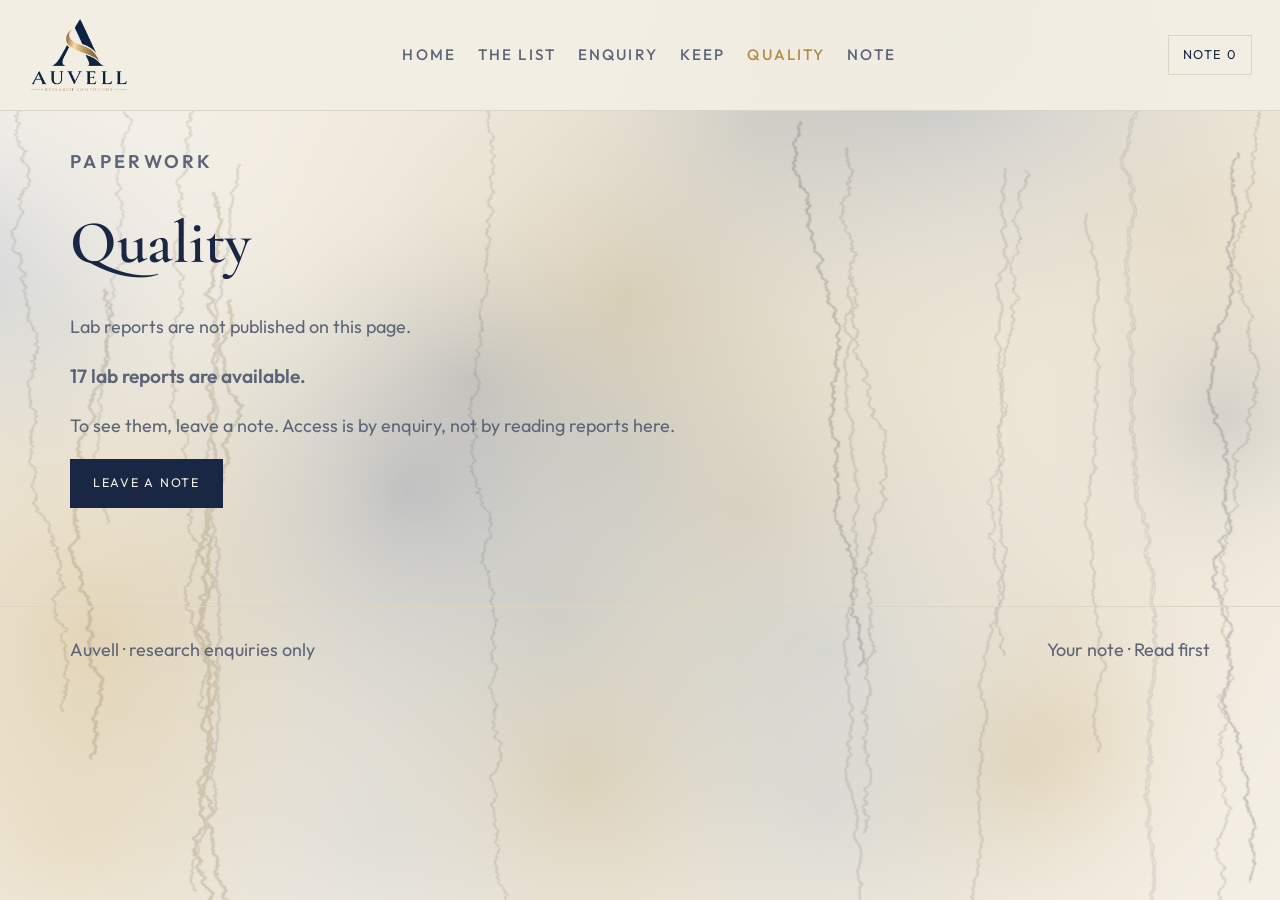
<file: quality.html>
<!DOCTYPE html>
<html lang="en">
<head>
  <meta charset="UTF-8" />
  <meta name="viewport" content="width=device-width, initial-scale=1" />
  <title>Quality · Auvell</title>
  <link rel="stylesheet" href="site.css?v=38" />
</head>
<body class="entered">
  <header class="top">
    <a class="brand" href="index.html"><img src="logo.png?v=4" data-logo alt="Auvell" /></a>
    <nav class="nav">
      <a href="index.html">Home</a>
      <a href="index.html#list">The list</a>
      <a href="index.html#path">Enquiry</a>
      <a href="index.html#keep">Keep</a>
      <a class="on" href="quality.html">Quality</a>
      <a href="note.html">Note</a>
    </nav>
    <div class="top-actions">
      <a class="bag" href="note.html">Note <span id="basket-count">0</span></a>
      <button class="menu" type="button">Menu</button>
    </div>
  </header>
  <aside class="panel">
    <a href="index.html">Home</a>
    <a href="index.html#list">The list</a>
    <a href="index.html#path">Enquiry</a>
    <a href="index.html#keep">Keep</a>
    <a href="quality.html">Quality</a>
    <a href="note.html">Your note</a>
    <a href="contact.html">Enquire</a>
    <a href="about.html">About</a>
    <a href="legal.html">Read first</a>
  </aside>
  <main class="page wrap">
    <p class="kicker">Paperwork</p>
    <h1>Quality</h1>
    <p>Lab reports are not published on this page.</p>
    <p class="lab-count">17 lab reports are available.</p>
    <p>To see them, leave a note. Access is by enquiry, not by reading reports here.</p>
    <p><a class="btn solid" href="note.html">Leave a note</a></p>
  </main>
  <footer class="foot"><div class="wrap"><div>Auvell · research enquiries only</div><div><a href="note.html">Your note</a> · <a href="legal.html">Read first</a></div></div></footer>
  <script src="app.js?v=38"></script>
</body>
</html>
</file>
<file: site.css>
@import url("https://fonts.googleapis.com/css2?family=Cormorant+Garamond:ital,wght@0,500;0,600;1,500&family=Outfit:wght@400;500;600&display=swap");
:root { --bg:#f3eee4; --card:#fffcf7; --navy:#1a2744; --gold:#b08d4a; --line:#ddd4c4; --mute:#5c6578; --ink:#1a2744; }
* { box-sizing:border-box; }
html { scroll-behavior:smooth; scroll-padding-top: 120px; }
body { margin:0; background:#f4efe6; color:var(--ink); font-family:Outfit,system-ui,sans-serif; font-size:18px; line-height:1.65; }
body::before { content:""; position:fixed; inset:0; z-index:-1; background:#f4efe6 url('marble.png?v=2') center / cover no-repeat; pointer-events:none; }
img { max-width:100%; display:block; }
a { color:inherit; text-decoration:none; }
h1,h2,h3 { font-family:"Cormorant Garamond",Georgia,serif; font-weight:600; }
.wrap { width:min(1140px, calc(100% - 40px)); margin:0 auto; }
.top { position:sticky; top:0; z-index:40; display:flex; align-items:center; justify-content:space-between; gap:16px; padding:16px 28px; background:rgba(243,238,228,.92); border-bottom:1px solid var(--line); backdrop-filter:blur(12px); transition: all .45s cubic-bezier(.22,.8,.28,1); }
body.scrolled .top { top:10px; margin:0 14px; padding:10px 22px; border:1px solid rgba(176,141,74,.45); border-radius:999px; background:rgba(255,252,247,.92); box-shadow:0 10px 40px rgba(26,39,68,.12); }
.brand img { height:78px; width:auto; object-fit:contain; transition:height .35s ease; background:transparent; }
body.scrolled .brand img { height:48px; }
.nav { display:flex; gap:22px; font-size:.95rem; letter-spacing:.14em; text-transform:uppercase; color:var(--mute); font-weight:500; }
.nav a.on,.nav a:hover { color:var(--gold); }
.menu { display:none; background:#fffcf7; border:1px solid var(--line); color:var(--navy); padding:10px 14px; letter-spacing:.14em; text-transform:uppercase; font-size:.8rem; min-height:44px; position:relative; z-index:41; }
.hero { padding:72px 0 36px; text-align:center; }
.hero .mark { height:168px; width:auto; margin:0 auto 18px; object-fit:contain; }
.kicker { color:var(--gold); letter-spacing:.18em; text-transform:uppercase; font-size:1.15rem; font-weight:600; margin:0 0 16px; }
.hero h1 { font-size:clamp(3rem,7.4vw,5.6rem); margin:0; line-height:1.08; color:var(--navy); }
.hero h1 em { font-style:italic; color:var(--gold); }
.lead { max-width:40rem; margin:20px auto 0; color:var(--mute); font-size:1.08rem; }
.btn { display:inline-block; border:1px solid var(--gold); color:var(--navy); padding:13px 22px; letter-spacing:.14em; text-transform:uppercase; font-size:.78rem; background:none; cursor:pointer; }
.btn.solid { background:var(--navy); border-color:var(--navy); color:#f3eee4; }
.top-actions { display:flex; gap:8px; align-items:center; }
.bag { border:1px solid var(--line); background:none; color:var(--navy); padding:8px 14px; letter-spacing:.12em; text-transform:uppercase; font-size:.8rem; }
.page { padding:36px 0 80px; }
.page h1 { font-size:clamp(2.3rem,6vw,3.8rem); margin:0 0 14px; }
.page p { color:var(--mute); max-width:42rem; }
.block { padding:56px 0; border-top:1px solid var(--line); }
.block h2 { font-size:clamp(2.35rem,4.6vw,3.4rem); margin:0 0 16px; }
.grid-3 { display:grid; grid-template-columns:repeat(3,1fr); gap:18px; margin-top:26px; }
.tile { background:linear-gradient(180deg,#fffdf8,#f7f0e4); border:1px solid #d4c4a4; padding:28px 24px; box-shadow:0 10px 28px rgba(26,39,68,.06); }
.tile h3 { margin:0 0 16px; padding-bottom:14px; font-size:2.05rem; border-bottom:2px solid var(--gold); color:var(--navy); }
.tile .kicker { font-size:1.1rem; font-weight:600; }
.flag { position:relative; margin:18px auto; width:min(1140px, calc(100% - 40px)); background:#1a2744; color:#f3eee4; border-radius:18px; padding:16px 22px; display:flex; gap:18px; align-items:flex-start; box-shadow:0 12px 30px rgba(26,39,68,.18); }
.flag b { color:#d7c39a; letter-spacing:.18em; text-transform:uppercase; font-size:.82rem; display:block; margin-bottom:4px; }
.flag p, .flag div { margin:0; color:#d5d0c6; font-size:.98rem; }
#keep, #list, #path, #who, #paper { scroll-margin-top: 120px; }
.meta { display:flex; flex-direction:column; gap:6px; }
.meta strong { font-size:1.2rem; }
.meta em { color:var(--gold); font-style:normal; }
.ref { margin:8px 0; color:var(--navy); font-size:.95rem; }
.hint { margin:8px 0; color:var(--mute); font-size:.8rem; }
.card-actions { display:flex; gap:8px; flex-wrap:wrap; margin-top:8px; }
.btn.slim { padding:9px 12px; font-size:.7rem; }
.note { background:var(--card); border:1px solid var(--line); padding:22px; margin-top:18px; }
.foot { border-top:1px solid var(--line); padding:28px 0 40px; color:var(--mute); }
.gate { position:fixed; inset:0; z-index:40; display:grid; place-items:center; overflow:hidden; background: linear-gradient(180deg, rgba(16,28,52,.12), rgba(16,28,52,.22)), url('gate-marble.png?v=2') center / cover no-repeat, #1a2744; transition: background 1.3s ease, opacity 1.15s ease .1s; }
.gate.hide { display:none !important; }
.gate.wash { background: #f3eee4; opacity: 0; pointer-events: none; }
.gate-logo { height:148px; width:auto; margin:0 auto 8px; object-fit:contain; }
.doors { display:none; }
.gate.ceremony .gate-card { opacity:0; pointer-events:none; }
.gate-card { width:min(440px, calc(100% - 32px)); padding:32px 28px; animation:unlock .7s ease both; position:relative; z-index:4; text-align:center; background:#fffcf7; border:1px solid #b08d4a; box-shadow:0 24px 70px rgba(10,16,32,.35); }
.gate-card h2 { margin:0 0 10px; }
.gate-card p { margin:0 auto 16px; }
.check { display:block; margin:10px 0; color:var(--mute); text-align:left; }
.panel { position:fixed; top:0; right:0; bottom:0; width:min(320px,86vw); background:#fffcf7; border-left:1px solid var(--line); padding:88px 24px 24px; transform:translateX(100%); transition:transform .35s ease; z-index:25; pointer-events:none; }
body.menu-open .panel { transform:none; pointer-events:auto; }
.panel a { display:block; padding:12px 0; letter-spacing:.14em; text-transform:uppercase; font-size:.85rem; border-bottom:1px solid var(--line); }
.scrim { position:fixed; inset:0; background:rgba(26,39,68,.35); opacity:0; pointer-events:none; z-index:24; }
.drawer { position:fixed; top:0; right:0; bottom:0; width:min(400px,92vw); background:#fffcf7; border-left:1px solid var(--line); z-index:36; padding:22px; transform:translateX(100%); transition:transform .35s ease; overflow:auto; }
body.cart-open .drawer { transform:none; }
body.menu-open .scrim, body.cart-open .scrim { opacity:1; pointer-events:auto; }
.line { display:flex; justify-content:space-between; align-items:flex-start; gap:16px; padding:16px 0; border-bottom:1px solid var(--line); }
.line strong { display:block; font-size:1.05rem; }
.line .sub { display:block; margin-top:4px; color:var(--mute); font-size:.92rem; }
.step { display:flex; align-items:center; gap:10px; flex-shrink:0; }
.step button { width:36px; height:36px; border:1px solid var(--line); background:#fffcf7; color:var(--navy); }
input, textarea { background:#fffcf7; color:var(--navy); border:1px solid var(--line); padding:11px 13px; font:inherit; }
textarea { width:100%; min-height:120px; display:block; margin-top:8px; }
.shelf { display:flex; flex-direction:column; gap:18px; margin-top:28px; }
.shelf-card { display:grid; grid-template-columns:110px 1fr; gap:16px; align-items:center; padding:16px; background:#fffcf7; border:1px solid var(--line); }
.shelf-card:hover { border-color:var(--gold); }
.vial-ph { position:relative; width:86px; height:140px; margin:0 auto; background: linear-gradient(#b08d4a,#8a6c32) 50% 8px / 36px 14px no-repeat, linear-gradient(#1a2744,#24365c) 50% 26px / 52px 96px no-repeat, linear-gradient(#d7c39a,#b08d4a) 50% 122px / 28px 10px no-repeat; }
.vial-ph.water { background: linear-gradient(#cfd6e4,#9aa6bf) 50% 8px / 36px 14px no-repeat, linear-gradient(#e8eef8,#c5d0e4) 50% 26px / 52px 96px no-repeat, linear-gradient(#9aa6bf,#6d7a94) 50% 122px / 28px 10px no-repeat; }
.counter .vial-ph::after { content:attr(data-name); position:absolute; left:50%; top:62px; transform:translateX(-50%); width:48px; text-align:center; color:#f3eee4; font-size:.62rem; letter-spacing:.08em; text-transform:uppercase; font-weight:600; line-height:1.2; }
.counter .vial-ph.water::after { color:#1a2744; }
.counter .vial-ph.labeled::after { content:none; }
.counter .vial-label { position:absolute; left:50%; top:54px; transform:translateX(-50%); width:50px; text-align:center; color:#f3eee4; font-size:.52rem; letter-spacing:.06em; text-transform:uppercase; font-weight:600; line-height:1.25; }
.modal { position:fixed; inset:0; z-index:50; display:none; align-items:center; justify-content:center; padding:48px 20px; background:rgba(243,238,228,.28); backdrop-filter:blur(14px); -webkit-backdrop-filter:blur(14px); }
body.detail-open { overflow:hidden; }
body.detail-open .modal { display:flex !important; }
.modal-card { position:relative; width:min(680px,100%); max-height:78vh; background:linear-gradient(#fffcf7,#f7f0e4); border:1px solid #d4c4a4; border-radius:28px; overflow:hidden; box-shadow:0 24px 70px rgba(26,39,68,.22); display:flex; flex-direction:column; }
.modal-x { position:absolute; top:16px; right:16px; z-index:2; border:1px solid var(--line); border-radius:999px; background:#fffcf7; color:var(--navy); padding:6px 12px; letter-spacing:.12em; text-transform:uppercase; font-size:.7rem; cursor:pointer; }
.modal-scroll { overflow:auto; padding:32px 28px 40px; max-height:78vh; -webkit-mask-image:linear-gradient(to bottom, transparent 0, #000 28px, #000 calc(100% - 32px), transparent 100%); mask-image:linear-gradient(to bottom, transparent 0, #000 28px, #000 calc(100% - 32px), transparent 100%); }
.modal-visual { margin:0 auto 16px; text-align:center; width:min(280px, 78%); background:#fffcf7; border:1px solid #e4d8c4; border-radius:28px; overflow:hidden; padding:18px 12px 8px; box-shadow:0 8px 24px rgba(26,39,68,.06); }
.modal-visual img { width:min(180px, 80%); margin:0 auto 8px; border:none; border-radius:18px; background:transparent; display:block; }
.modal-scroll h2 { font-size:2.2rem; margin:0 0 10px; }
.stage { display:inline-block; margin:8px 0 12px; padding:6px 10px; border:1px solid var(--gold); color:var(--navy); letter-spacing:.06em; text-transform:uppercase; font-size:.72rem; font-weight:600; }
.study { margin:18px 0; padding:16px 0; border-top:1px solid var(--line); border-bottom:1px solid var(--line); }
.study p { color:var(--mute); font-size:.98rem; }
.study strong { color:var(--navy); }
.qty { display:flex; align-items:center; gap:10px; margin:16px 0; }
.qty button { width:36px; height:36px; border:1px solid var(--line); background:#fffcf7; color:var(--navy); }
.storefront { opacity:0; }
body.entered .storefront { opacity:1; animation: storefront 1.35s ease both; }
.counter { display:flex; justify-content:center; gap:22px; margin:36px auto 0; align-items:flex-end; }
.lots { list-style:none; padding:0; margin:22px 0; max-width:40rem; }
.lots li { padding:14px 0; border-bottom:1px solid var(--line); }
.lots .sub { display:block; color:var(--mute); margin-top:4px; }
.lab-count { color:var(--navy); font-size:1.2rem; font-weight:600; max-width:42rem; }
.text-link { color:var(--gold); letter-spacing:.06em; }
@keyframes unlock { from { transform:scale(.92); opacity:0; } to { transform:none; opacity:1; } }
@keyframes storefront { from { opacity:0; } to { opacity:1; } }
@media (max-width:860px) { .nav{display:none;} .menu{display:block;} .grid-3{grid-template-columns:1fr;} .flag{flex-direction:column; gap:8px;} }
@media (max-width:640px) { .shelf-card{grid-template-columns:72px 1fr;} .vial-ph{width:58px;height:100px;background-size:24px 10px,36px 68px,18px 8px;} .counter .vial-ph::after{top:44px;width:34px;font-size:.5rem;} .counter .vial-label{top:38px;width:36px;font-size:.42rem;} .brand img{height:56px;} body.scrolled .brand img{height:40px;} .top{padding:12px 16px;} .counter{gap:10px;} html{scroll-padding-top:96px;} #keep,#list,#path,#who,#paper{scroll-margin-top:96px;} .modal{padding:16px;} .modal-scroll{padding:28px 18px 36px;} }

.wheel { overflow:hidden; touch-action:pan-y; width:100vw; margin:18px calc(50% - 50vw) 8px; padding:36px 0 16px; mask-image:linear-gradient(90deg, transparent, #000 6%, #000 94%, transparent); -webkit-mask-image:linear-gradient(90deg, transparent, #000 6%, #000 94%, transparent); }
.wheel { touch-action:pan-y; cursor:grab; }
.wheel-track { display:flex; width:max-content; will-change:transform; }
.wheel-item { cursor:pointer; }
.wheel-set { display:flex; gap:36px; padding-right:36px; }
.wheel-item { margin:0; width:196px; flex:0 0 196px; text-align:center; }
.wheel-item img { width:176px; height:214px; object-fit:contain; margin:0 auto; }
.wheel-item figcaption { margin-top:12px; color:var(--navy); font-size:1.28rem; font-weight:700; letter-spacing:.04em; text-transform:uppercase; }
@keyframes wheel { from { transform:translateX(0); } to { transform:translateX(-50%); } }
@media (prefers-reduced-motion:reduce) { .wheel-track { animation:wheel 80s linear infinite; } }

.btn, .menu, .bag { touch-action:manipulation; }
.copy-box { width:100%; min-height:140px; margin-top:12px; }
.note label, .enquire label { display:block; margin:18px 0 0; letter-spacing:.1em; text-transform:uppercase; font-size:.78rem; color:var(--navy); font-weight:500; }
.note input, .enquire input, .note select, .enquire select { width:100%; display:block; margin-top:8px; }
.channels { display:flex; gap:8px; flex-wrap:wrap; margin-top:18px; }
.channels [hidden] { display:none !important; }
.chat-status { margin:14px 0 0; padding:12px 14px; border:1px solid var(--line); background:#fffcf7; color:var(--mute); font-size:.88rem; max-width:42rem; }
.chat-status[data-kind="warn"] { border-color:var(--gold); color:var(--navy); }
.chat-status[data-kind="ok"] { border-color:var(--navy); }
.chat-status[hidden] { display:none; }
.foot .wrap { display:flex; justify-content:space-between; gap:16px; flex-wrap:wrap; }

body:not(.entered) .top,
body:not(.entered) .panel,
body:not(.entered) .storefront,
body:not(.entered) .foot,
body:not(.entered) .flag { visibility:hidden; }
.gate { z-index:80; }

.wheel-item { transition: transform .25s ease, filter .25s ease; }
.wheel-item img { transition: transform .25s ease, filter .25s ease; }
.wheel-item:hover, .wheel-item.lit { transform: translateY(-4px); }
.wheel-item:hover img, .wheel-item.lit img { transform: scale(1.06); filter: drop-shadow(0 12px 16px rgba(26,39,68,.18)) drop-shadow(0 0 0 #b08d4a); outline: 2px solid #b08d4a; outline-offset: 6px; border-radius: 18px; }
.wheel.swiping { cursor: grabbing; }
.wheel.swiping .wheel-item { cursor: grabbing; }

.top { background:rgba(243,238,228,.94); }

.vial-label { position:absolute; left:50%; top:52px; transform:translateX(-50%); width:50px; text-align:center; color:#fff; font-size:.68rem; font-weight:700; letter-spacing:.02em; line-height:1.15; pointer-events:none; }
.vial-ph.water .vial-label { color:#1a2744; }
</file>
<file: glitch.css>
.glitch{display:none;position:absolute;inset:0;z-index:6;pointer-events:none;background:repeating-linear-gradient(0deg,rgba(243,238,228,.08) 0 1px,transparent 1px 5px),radial-gradient(circle at 50% 40%,rgba(176,141,74,.22),transparent 55%);}
.gate.glitching .glitch{display:grid;place-items:center;animation:glitchfade .7s ease both;}
.gate.glitching .gate-card{animation:glitchcard .45s steps(3) both;}
.glitch-word{font-family:"Cormorant Garamond",Georgia,serif;font-size:clamp(3rem,12vw,7rem);color:#f3eee4;letter-spacing:.22em;text-transform:uppercase;position:relative;animation:glitchtext .7s steps(2) both;text-shadow:4px 0 #b08d4a,-4px 0 #6ea0ff;}
.glitch-word:before,.glitch-word:after{content:"AUVELL";position:absolute;left:0;top:0;width:100%;}
.glitch-word:before{color:#b08d4a;animation:glitchshift .7s steps(2) both;clip-path:inset(0 0 55% 0);}
.glitch-word:after{color:#8fb4ff;animation:glitchshift2 .7s steps(2) both;clip-path:inset(50% 0 0 0);}
@keyframes glitchfade{0%{opacity:0}10%{opacity:1}70%{opacity:1}100%{opacity:0}}
@keyframes glitchcard{0%{opacity:1;transform:none;filter:none}25%{opacity:.35;transform:translate(-8px,3px) skewX(-4deg)}50%{opacity:1;transform:translate(10px,-4px)}75%{opacity:.15;transform:translate(-12px,5px)}100%{opacity:0}}
@keyframes glitchtext{0%{transform:none}20%{transform:translate(6px,-3px)}40%{transform:translate(-8px,4px)}70%{transform:translate(-10px,-2px)}100%{transform:none}}
@keyframes glitchshift{0%{transform:translate(0)}30%{transform:translate(-10px,3px)}60%{transform:translate(8px,-4px)}100%{transform:translate(0)}}
@keyframes glitchshift2{0%{transform:translate(0)}30%{transform:translate(9px,-2px)}60%{transform:translate(-7px,5px)}100%{transform:translate(0)}}
@media (prefers-reduced-motion:reduce){.gate.glitching .glitch,.gate.glitching .gate-card,.glitch-word,.glitch-word:before,.glitch-word:after{animation:none}.gate.glitching .glitch{display:none}}

.gate.denied { background:#3a1218; }
.gate.denied .glitch-word { color:#ffd0d0; text-shadow:4px 0 #ff4d4d,-4px 0 #7a1020; }
.gate.denied .glitch-word:before { color:#ff4d4d; }
.gate.denied .glitch-word:after { color:#ffb4b4; }
.gate.denied .gate-card { animation:deny .7s steps(2) both; }
@keyframes deny { 0%{transform:none} 20%{transform:translate(-10px,2px)} 40%{transform:translate(8px,-3px)} 70%{transform:translate(-6px,1px)} 100%{transform:none} }

.gate.granted .glitch { display:grid; place-items:center; animation:grantfade .7s ease both; }
.gate.granted .glitch-word { color:#e8fff4; text-shadow:5px 0 #3dff8a,-5px 0 #4d8cff; animation:glitchtext .7s steps(2) both; }
.gate.granted .glitch-word:before { color:#3dff8a; animation:glitchshift .7s steps(2) both; }
.gate.granted .glitch-word:after { color:#4d8cff; animation:glitchshift2 .7s steps(2) both; }
.gate.granted .gate-card { animation:grantcard .55s steps(2) both; }
@keyframes grantfade { 0%{opacity:0} 12%{opacity:1} 70%{opacity:1} 100%{opacity:0} }
@keyframes grantcard { 0%{filter:none} 30%{filter:hue-rotate(80deg)} 60%{filter:hue-rotate(200deg)} 100%{filter:none; opacity:0} }
</file>
<file: styles.css>
:root {
  --ink: #141414;
  --muted: #6b6b6b;
  --line: #ececec;
  --blue: #d6e6f5;
  --paper: #f6f8fb;
}
* { box-sizing: border-box; margin: 0; padding: 0; }
html { scroll-behavior: smooth; }
body {
  font-family: Inter, system-ui, sans-serif;
  color: var(--ink);
  background:
    radial-gradient(900px 420px at 90% -10%, rgba(196,163,90,.18), transparent 60%),
    radial-gradient(700px 380px at -10% 20%, rgba(29,78,137,.12), transparent 55%),
    #f4f7fb;
}
img { max-width: 100%; display: block; }
a { color: inherit; text-decoration: none; }
button, input, select { font: inherit; }
.ticker {
  background: #0b1f3a; color: #f3e6c4;
  overflow: hidden; white-space: nowrap;
  font-size: 0.72rem; letter-spacing: 0.14em; text-transform: uppercase;
}
.ticker-track { display: inline-flex; gap: 48px; padding: 10px 0; animation: marquee 28s linear infinite; }
@keyframes marquee { from { transform: translateX(0); } to { transform: translateX(-50%); } }
.bar {
  width: min(1180px, calc(100% - 32px)); margin: 0 auto;
  display: flex; align-items: center; justify-content: space-between; gap: 16px;
  padding: 14px 0;
}
.top-nav { background: #fff; position: relative; z-index: 20; }
.brand img { height: 46px; width: auto; }
.links { display: flex; gap: 22px; font-size: 0.92rem; }
.links .on { font-weight: 600; }
.icons { display: flex; align-items: center; gap: 8px; }
.icon-btn, .menu-btn {
  width: 42px; height: 42px; border-radius: 99px; border: 1px solid #e7e7e7;
  background: #fff; display: inline-flex; align-items: center; justify-content: center;
  cursor: pointer; position: relative;
}
.icon-btn i {
  position: absolute; top: -4px; right: -4px; min-width: 16px; padding: 1px 4px;
  border-radius: 99px; background: #111; color: #fff; font-style: normal; font-size: 0.65rem;
}
.menu-btn { display: none; }
.float-nav {
  position: fixed; top: 14px; left: 50%; z-index: 40;
  width: min(860px, calc(100% - 24px));
  display: flex; align-items: center; justify-content: space-between; gap: 12px;
  padding: 8px 14px 8px 16px; border-radius: 999px;
  background: rgba(255,255,255,.96); border: 1px solid #eee;
  box-shadow: 0 14px 36px rgba(0,0,0,.08); backdrop-filter: blur(14px);
  transform: translate(-50%, -20px); opacity: 0; pointer-events: none;
  transition: .25s ease;
}
.float-nav.show { transform: translate(-50%, 0); opacity: 1; pointer-events: auto; }
.float-nav .brand img { height: 32px; }
.btn {
  display: inline-flex; align-items: center; justify-content: center;
  border: 0; border-radius: 999px; padding: 13px 20px; cursor: pointer;
  background: linear-gradient(180deg, #16325c, #0b1f3a); color: #fff;
  font-size: 0.82rem; letter-spacing: 0.08em; text-transform: uppercase;
  transition: transform .2s ease, box-shadow .2s ease;
}
.btn:hover { transform: translateY(-2px); box-shadow: 0 10px 24px rgba(11,31,58,.25); }
.links a { position: relative; }
.links a::after {
  content: ""; position: absolute; left: 0; bottom: -6px; height: 2px; width: 0;
  background: #c4a35a; transition: width .2s ease;
}
.links a:hover::after, .links a.on::after { width: 100%; }
.btn.wa { width: 100%; background: #128c4a; letter-spacing: 0; text-transform: none; border-radius: 12px; margin-top: 10px; }
.hero {
  width: min(1180px, calc(100% - 32px)); margin: 8px auto 0;
  min-height: 460px; border-radius: 18px; overflow: hidden;
  display: grid; grid-template-columns: 1.05fr .95fr;
  background: linear-gradient(115deg, #f7fbff 0%, #d5e7f8 42%, #efe4c8 100%);
  background-size: 180% 180%;
  animation: wash 14s ease-in-out infinite;
  box-shadow: 0 24px 50px rgba(29,78,137,.12);
}
@keyframes wash { 0%,100% { background-position: 0% 50%; } 50% { background-position: 100% 50%; } }
.hero-copy { padding: 64px 28px 64px 56px; }
.hero h1 {
  font-family: Oswald, sans-serif; font-weight: 600;
  font-size: clamp(4.2rem, 8vw, 7rem); line-height: .86; letter-spacing: -0.03em;
}
.hero h2 { margin: 14px 0 10px; font-size: 1.15rem; letter-spacing: .04em; text-transform: uppercase; }
.rule { width: 64px; height: 3px; margin: 8px 0 16px; background: linear-gradient(90deg, #1d4e89, #c4a35a); }
.hero p { max-width: 34em; color: #3d3d3d; line-height: 1.6; }
.hero .btn { margin-top: 22px; }
.hero-art { position: relative; min-height: 320px; }
.float {
  position: absolute; width: 168px; height: auto;
  filter: drop-shadow(0 22px 28px rgba(30,50,80,.22));
}
.v1 { top: 42px; left: 8%; animation: bob1 7s ease-in-out infinite; }
.v2 { top: 110px; left: 38%; animation: bob2 8s ease-in-out infinite; }
.v3 { top: 36px; right: 8%; animation: bob3 6.5s ease-in-out infinite; }
@keyframes bob1 {
  0%,100% { transform: rotate(-16deg) translateY(0); }
  50% { transform: rotate(-10deg) translateY(-18px); }
}
@keyframes bob2 {
  0%,100% { transform: rotate(7deg) translateY(0); }
  50% { transform: rotate(12deg) translateY(-14px); }
}
@keyframes bob3 {
  0%,100% { transform: rotate(18deg) translateY(0); }
  50% { transform: rotate(12deg) translateY(-20px); }
}
.tools {
  width: min(1180px, calc(100% - 32px)); margin: 28px auto 8px;
  display: flex; align-items: center; justify-content: space-between; gap: 12px;
}
.tools p { color: var(--muted); font-size: .9rem; }
select, .chip {
  border: 1px solid #e4e4e4; background: #fff; border-radius: 999px; padding: 10px 14px;
}
.chips { display: flex; gap: 8px; flex-wrap: wrap; }
.chip { cursor: pointer; }
.chip.on { background: #111; color: #fff; border-color: #111; }
.grid {
  width: min(1180px, calc(100% - 32px)); margin: 10px auto 48px;
  display: grid; grid-template-columns: repeat(3, 1fr); gap: 42px 22px;
}
.guide {
  width: min(1180px, calc(100% - 32px));
  margin: 10px auto 72px;
}
.guide-intro p { letter-spacing: .18em; text-transform: uppercase; font-size: .72rem; color: #888; }
.guide-intro h2 {
  font-family: Oswald, sans-serif;
  font-size: clamp(2.4rem, 5vw, 4rem);
  line-height: .95;
  margin: 8px 0 14px;
}
.facts { display: grid; grid-template-columns: repeat(4, 1fr); gap: 14px; margin-top: 28px; }
.facts article {
  background: #fff;
  border-radius: 18px;
  padding: 22px 18px 20px;
  min-height: 220px;
  box-shadow: 0 10px 30px rgba(29,78,137,.06);
  transition: transform .25s ease;
}
.facts article:hover { transform: translateY(-4px); }
.facts span { font-family: Oswald, sans-serif; color: #c4a35a; font-size: 1.4rem; letter-spacing: .04em; }
.facts h3 { margin: 14px 0 8px; font-size: 1.05rem; }
.facts p { color: #4a4a4a; line-height: 1.5; font-size: .92rem; }
.scale {
  margin-top: 18px;
  background: linear-gradient(100deg, #fff 0%, #d6e6f5 70%);
  border-radius: 22px;
  padding: 28px 22px 22px;
}
.scale-copy p { letter-spacing: .16em; text-transform: uppercase; font-size: .72rem; color: #666; }
.scale-copy h3 { font-family: Oswald, sans-serif; font-size: clamp(1.8rem, 3vw, 2.6rem); margin: 4px 0 8px; }
.scale-copy small { color: #555; }
.degrees { display: grid; grid-template-columns: repeat(5, 1fr); gap: 10px; margin: 22px 0 16px; }
.deg {
  background: rgba(255,255,255,.82);
  border-radius: 16px;
  padding: 16px 12px 14px;
  min-height: 148px;
}
.deg b { display: block; font-family: Oswald, sans-serif; font-size: 2rem; line-height: 1; font-weight: 600; }
.deg em { display: block; margin: 6px 0 8px; font-style: normal; font-size: .75rem; letter-spacing: .12em; text-transform: uppercase; color: #777; }
.deg span { display: block; color: #333; font-size: .86rem; line-height: 1.35; }
.deg.cold b { color: #1d4e89; }
.deg.cool b { color: #2f6f62; }
.deg.warm b { color: #8a6232; }
.deg.hot b { color: #8d3030; }
.scale-note { color: #333; font-size: .92rem; line-height: 1.55; max-width: 70em; }
.card { background: #fff; border-radius: 16px; padding: 10px; transition: transform .25s ease, box-shadow .25s ease; }
.card:hover { transform: translateY(-6px); box-shadow: 0 18px 40px rgba(29,78,137,.12); }
.shot img { transition: transform .45s ease; }
.card:hover .shot img { transform: scale(1.06); }
.shot {
  height: 280px; background: #f7f7f7; display: flex; align-items: center; justify-content: center;
}
.shot img { height: 250px; width: auto; object-fit: contain; }
.meta { display: flex; justify-content: space-between; align-items: flex-start; gap: 10px; padding: 14px 2px 0; }
.meta strong { font-weight: 500; font-size: .92rem; }
.meta em { display: block; margin-top: 4px; font-style: normal; color: #777; font-size: .84rem; }
.plus {
  width: 40px; height: 40px; border-radius: 99px; border: 1px solid #ddd; background: #fff; cursor: pointer; font-size: 1.2rem;
}
.sizes { display: flex; gap: 6px; flex-wrap: wrap; padding-top: 10px; }
.sizes button { border: 1px solid #e5e5e5; background: #fff; padding: 6px 9px; font-size: .75rem; cursor: pointer; border-radius: 999px; }
.sizes button.on { border-color: #111; }
.drawer {
  position: fixed; top: 0; right: -440px; width: min(420px, 100%); height: 100%;
  background: #fff; z-index: 70; padding: 22px; overflow: auto;
  box-shadow: -16px 0 40px rgba(0,0,0,.08); transition: right .25s ease;
}
.drawer.open { right: 0; }
.drawer-head { display: flex; justify-content: space-between; align-items: center; margin-bottom: 12px; }
.drawer textarea { width: 100%; min-height: 90px; margin: 8px 0 10px; padding: 10px; border: 1px solid #e5e5e5; }
.scrim { display: none; position: fixed; inset: 0; background: rgba(0,0,0,.28); z-index: 60; }
.scrim.on { display: block; }
.line { display: grid; grid-template-columns: 1fr auto; gap: 8px; padding: 12px 0; border-bottom: 1px solid #eee; }
.step { display: flex; align-items: center; gap: 6px; }
.step button { width: 28px; height: 28px; border: 1px solid #ddd; background: #fff; }
.linkish { grid-column: 1 / -1; border: 0; background: none; color: #777; text-align: left; cursor: pointer; font-size: .78rem; }
.toast {
  position: fixed; right: 18px; bottom: 18px; z-index: 80;
  background: #111; color: #fff; border-radius: 999px; padding: 12px 16px;
  opacity: 0; transform: translateY(8px); pointer-events: none; transition: .2s ease;
}
.toast.show { opacity: 1; transform: none; }
.page { width: min(760px, calc(100% - 32px)); margin: 36px auto 80px; }
.page h1 { font-family: Oswald, sans-serif; font-size: 3rem; margin: 8px 0 12px; }
.page p { color: #444; margin: 10px 0; line-height: 1.6; }
.foot { padding: 36px; text-align: center; color: #f3e6c4; font-size: .8rem; background: #0b1f3a; }
.gate {
  position: fixed; inset: 0; z-index: 90; background: #d6e6f5;
  display: flex; align-items: center; justify-content: center; padding: 20px;
}
.gate.hide { display: none; }
.gate-card { width: min(460px, 100%); background: #fff; border-radius: 18px; padding: 28px; box-shadow: 0 24px 50px rgba(20,40,80,.12); }
.gate-card h2 { margin-bottom: 8px; }
.gate-card p { color: #555; margin-bottom: 14px; }
.check { display: block; border: 1px solid #eee; border-radius: 12px; padding: 12px; margin: 8px 0; }
#menu-veil { display: none; position: fixed; inset: 0; background: rgba(0,0,0,.35); z-index: 74; }
#mobile-menu {
  position: fixed; top: 0; right: -320px; width: min(300px, 86vw); height: 100%;
  background: #fff; z-index: 76; padding: 18px; display: flex; flex-direction: column;
  transition: right .25s ease; box-shadow: -12px 0 30px rgba(0,0,0,.1);
}
#mobile-menu a { padding: 14px 4px; border-bottom: 1px solid #f2f2f2; }
#mobile-menu .menu-close { align-self: flex-end; width: 40px; height: 40px; border-radius: 99px; border: 1px solid #eee; background: #fff; font-size: 1.3rem; }
body.menu-open { overflow: hidden; }
body.menu-open #menu-veil { display: block; }
body.menu-open #mobile-menu { right: 0; }
@media (max-width: 860px) {
  .links { display: none; }
  .menu-btn { display: inline-flex; }
  .hero, .grid, .facts, .degrees { grid-template-columns: 1fr; }
  .explain-grid .wide { grid-column: auto; }
  .hero-copy { padding: 36px 22px; }
  .hero h1 { font-size: 3.4rem; }
  .hero-art { min-height: 220px; }
  .float { width: 120px; }
  .tools { flex-direction: column; align-items: flex-start; }
}
@media (prefers-reduced-motion: reduce) {
  *, *::before, *::after { animation: none !important; transition: none !important; }
}
</file>
